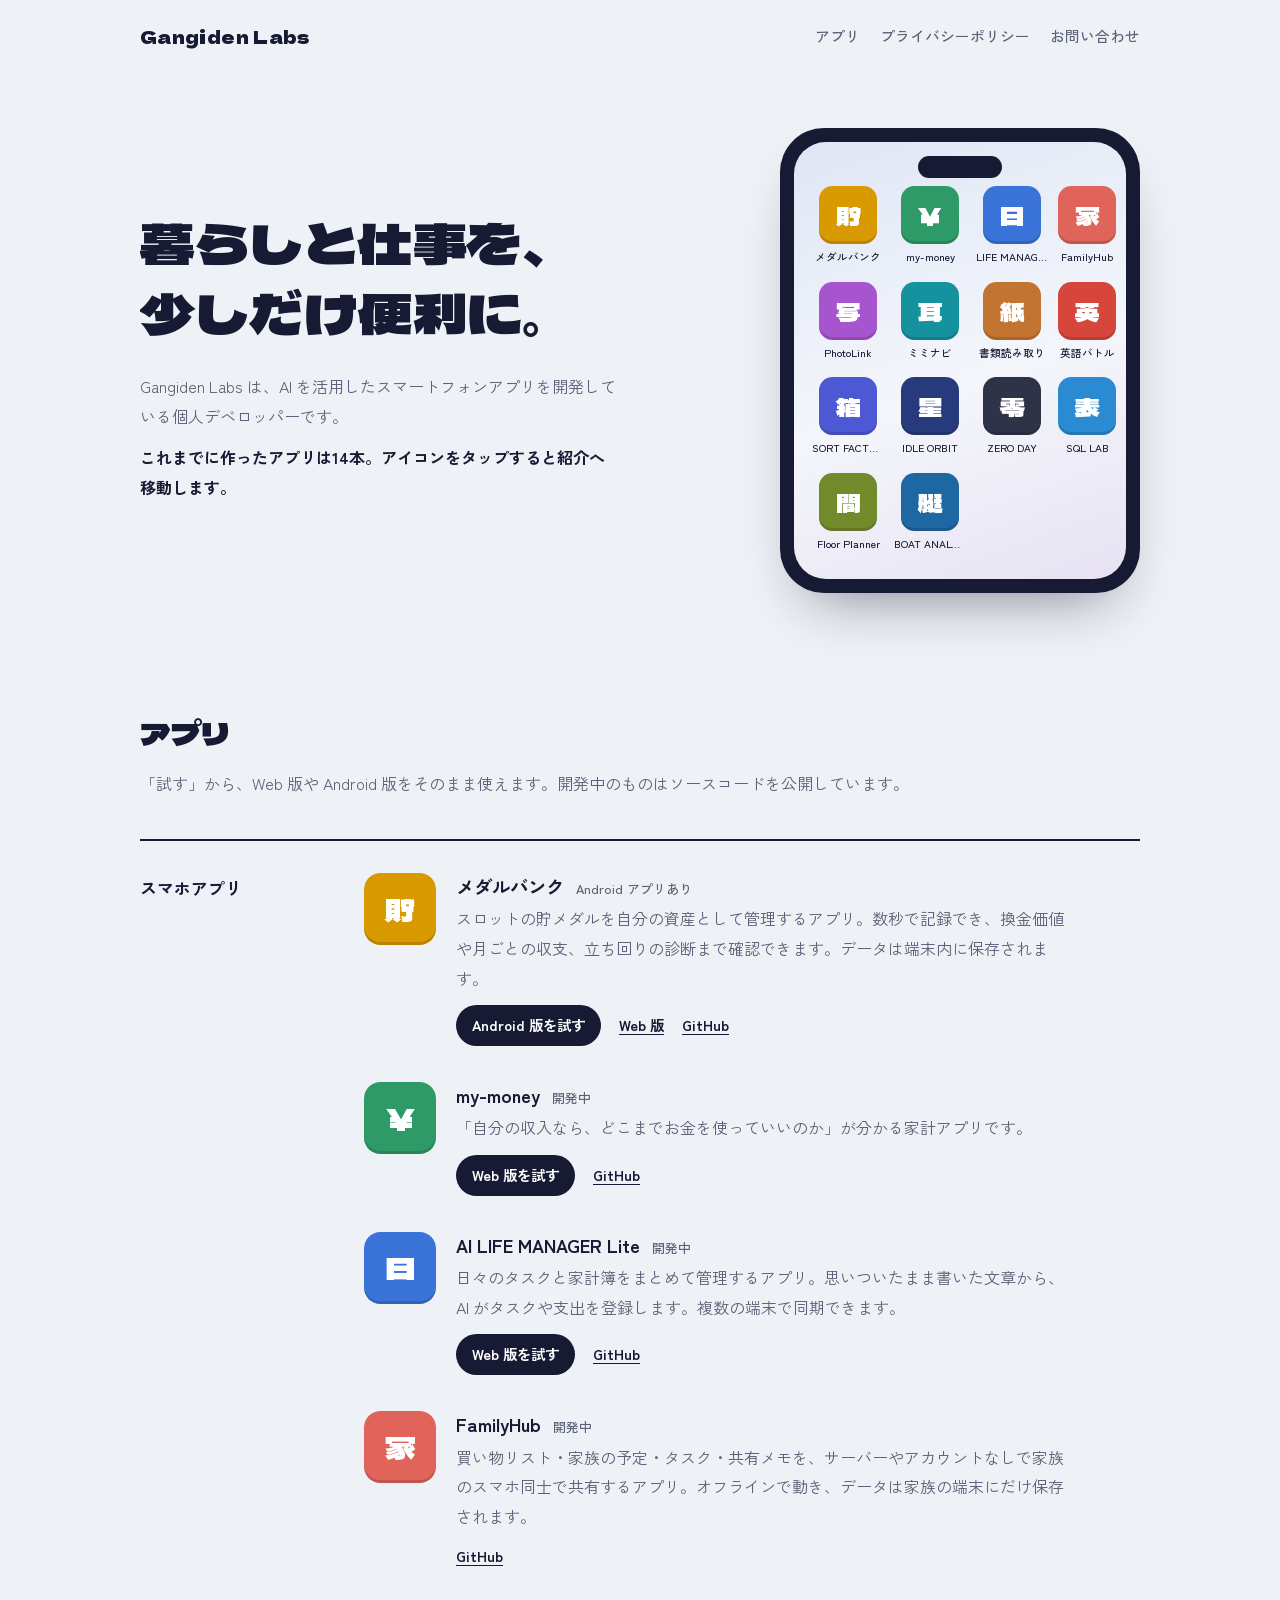
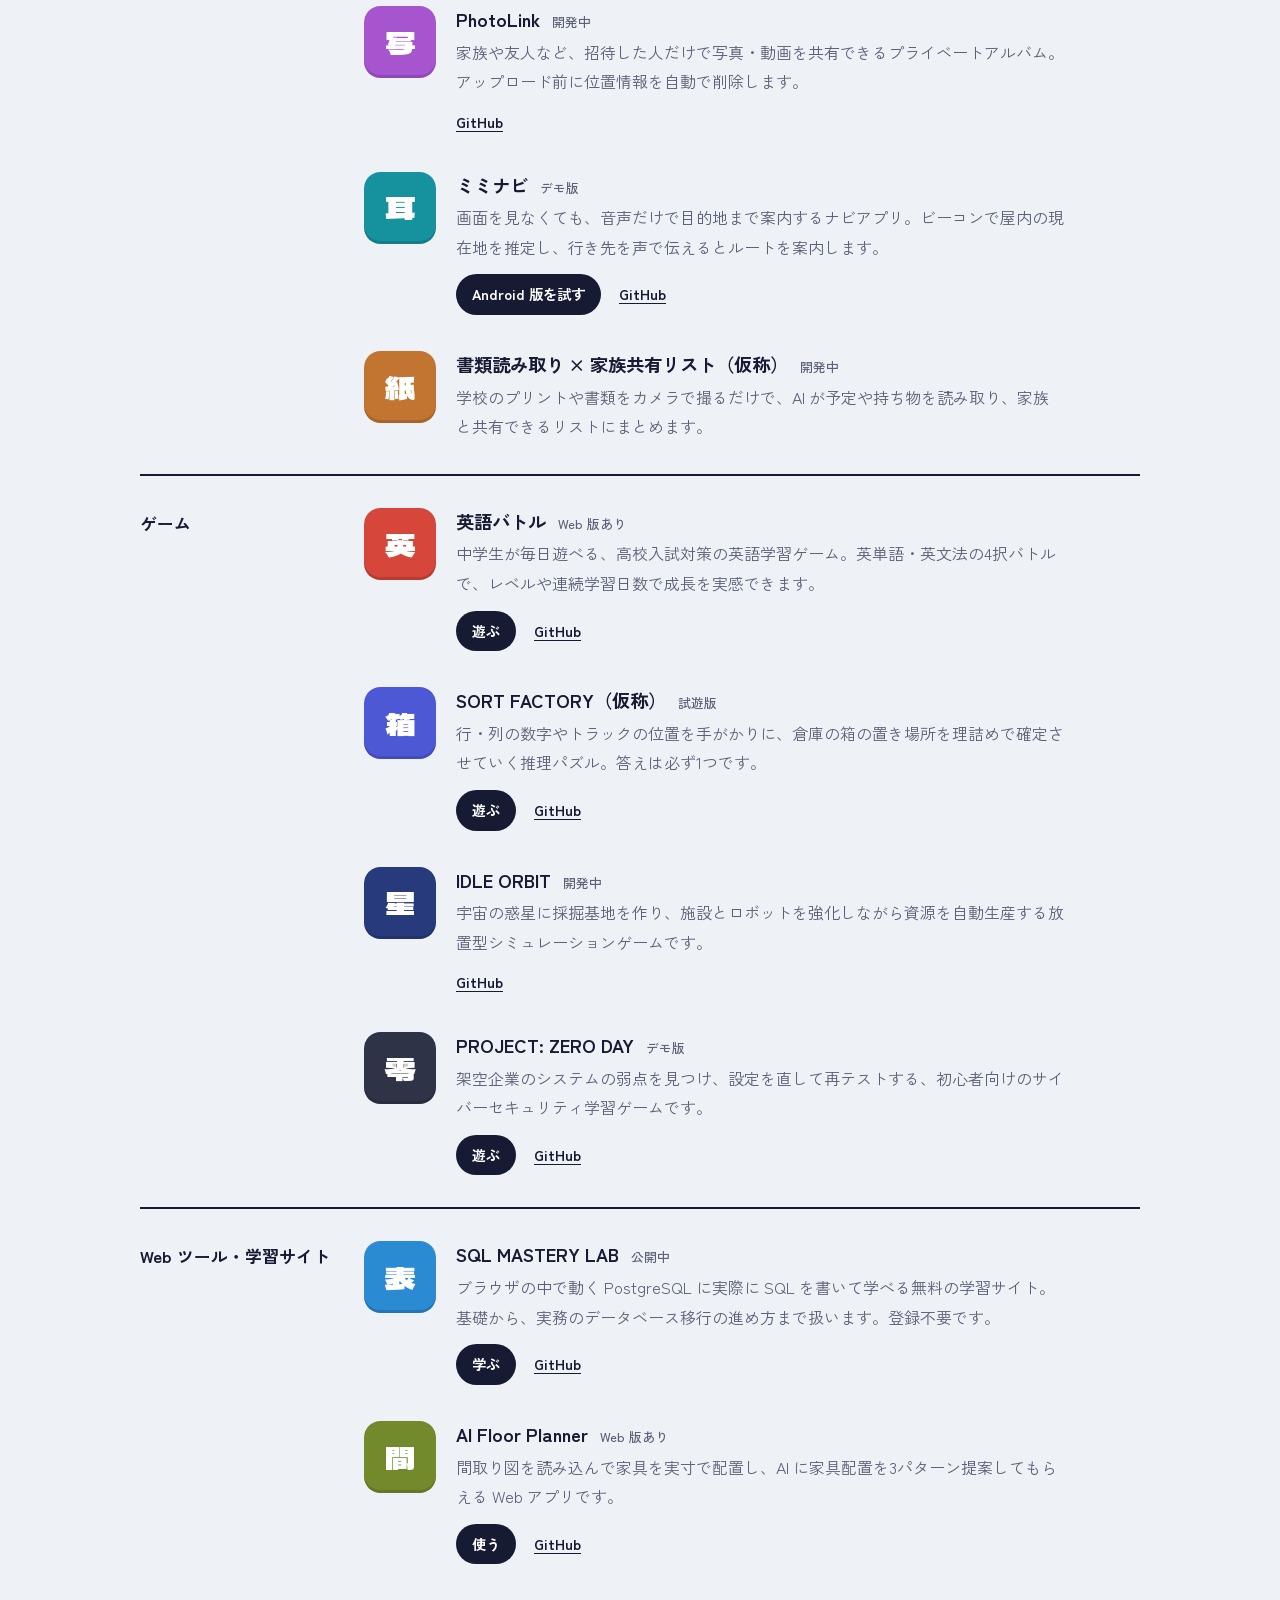
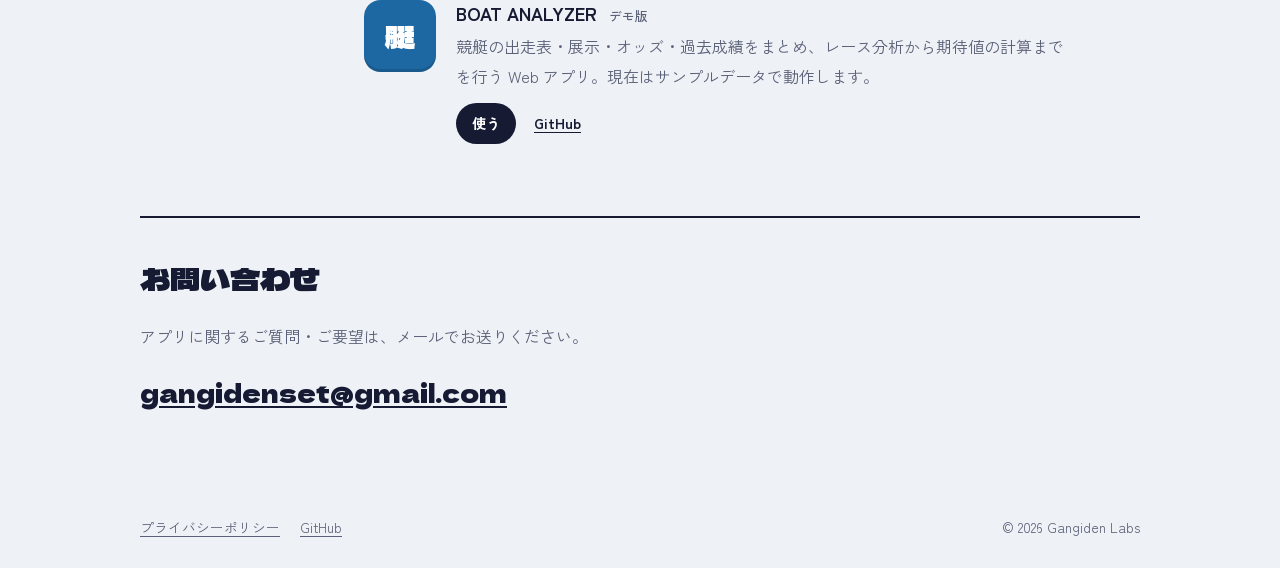
<file: index.html>
<!DOCTYPE html>
<html lang="ja">
<head>
  <meta charset="UTF-8">
  <meta name="viewport" content="width=device-width, initial-scale=1.0">
  <title>Gangiden Labs</title>
  <meta name="description" content="Gangiden Labs は、暮らしと仕事を少し便利にするスマートフォンアプリを開発する個人デベロッパーです。">
  <link rel="preconnect" href="https://fonts.googleapis.com">
  <link rel="preconnect" href="https://fonts.gstatic.com" crossorigin>
  <link rel="stylesheet" href="https://fonts.googleapis.com/css2?family=Dela+Gothic+One&family=Zen+Kaku+Gothic+New:wght@400;500;700&display=swap">
  <link rel="stylesheet" href="style.css?v=2">
</head>
<body>
  <header>
    <div class="wrap">
      <a class="logo" href="./">Gangiden Labs</a>
      <nav>
        <a href="#apps">アプリ</a>
        <a href="privacy-policy.html">プライバシーポリシー</a>
        <a href="#contact">お問い合わせ</a>
      </nav>
    </div>
  </header>

  <main class="wrap">
    <div class="hero">
      <div class="hero-text">
        <h1><span class="line">暮らしと仕事を、</span><span class="line">少しだけ便利に。</span></h1>
        <p>Gangiden Labs は、AI を活用したスマートフォンアプリを開発している個人デベロッパーです。</p>
        <p class="count">これまでに作ったアプリは14本。アイコンをタップすると紹介へ移動します。</p>
      </div>

      <div class="phone" aria-label="アプリ一覧">
        <div class="screen">
          <nav class="home">
            <a class="icon" href="#medal-bank" style="--c:#d99a00;--i:0"><span class="glyph" aria-hidden="true">貯</span><span class="label">メダルバンク</span></a>
            <a class="icon" href="#my-money" style="--c:#2e9a68;--i:1"><span class="glyph" aria-hidden="true">¥</span><span class="label">my-money</span></a>
            <a class="icon" href="#liflow" style="--c:#3a74d8;--i:2"><span class="glyph" aria-hidden="true">日</span><span class="label">LIFE MANAGER</span></a>
            <a class="icon" href="#family-hub" style="--c:#e0645a;--i:3"><span class="glyph" aria-hidden="true">家</span><span class="label">FamilyHub</span></a>
            <a class="icon" href="#photo-link" style="--c:#a755cf;--i:4"><span class="glyph" aria-hidden="true">写</span><span class="label">PhotoLink</span></a>
            <a class="icon" href="#miminavi" style="--c:#16929f;--i:5"><span class="glyph" aria-hidden="true">耳</span><span class="label">ミミナビ</span></a>
            <a class="icon" href="#kami" style="--c:#c27530;--i:6"><span class="glyph" aria-hidden="true">紙</span><span class="label">書類読み取り</span></a>
            <a class="icon" href="#english-battle" style="--c:#d6463a;--i:7"><span class="glyph" aria-hidden="true">英</span><span class="label">英語バトル</span></a>
            <a class="icon" href="#sort-factory" style="--c:#4c58d4;--i:8"><span class="glyph" aria-hidden="true">箱</span><span class="label">SORT FACTORY</span></a>
            <a class="icon" href="#idle-orbit" style="--c:#273a7c;--i:9"><span class="glyph" aria-hidden="true">星</span><span class="label">IDLE ORBIT</span></a>
            <a class="icon" href="#zero-day" style="--c:#2e3348;--i:10"><span class="glyph" aria-hidden="true">零</span><span class="label">ZERO DAY</span></a>
            <a class="icon" href="#sql-lab" style="--c:#2a8bd2;--i:11"><span class="glyph" aria-hidden="true">表</span><span class="label">SQL LAB</span></a>
            <a class="icon" href="#floor-planner" style="--c:#738a2c;--i:12"><span class="glyph" aria-hidden="true">間</span><span class="label">Floor Planner</span></a>
            <a class="icon" href="#boat-analyzer" style="--c:#1d68a3;--i:13"><span class="glyph" aria-hidden="true">艇</span><span class="label">BOAT ANALYZER</span></a>
          </nav>
        </div>
      </div>
    </div>

    <section id="apps" class="catalog">
      <h2>アプリ</h2>
      <p>「試す」から、Web 版や Android 版をそのまま使えます。開発中のものはソースコードを公開しています。</p>

      <div class="group">
        <h3>スマホアプリ</h3>
        <div class="apps">
          <article class="app" id="medal-bank" style="--c:#d99a00">
            <span class="glyph" aria-hidden="true">貯</span>
            <div>
              <h4>メダルバンク <span class="status">Android アプリあり</span></h4>
              <p>スロットの貯メダルを自分の資産として管理するアプリ。数秒で記録でき、換金価値や月ごとの収支、立ち回りの診断まで確認できます。データは端末内に保存されます。</p>
              <div class="links">
                <a class="try" href="https://github.com/gangidenset/medal-bank/releases/latest">Android 版を試す</a>
                <a class="src" href="https://gangidenset.github.io/medal-bank/">Web 版</a>
                <a class="src" href="https://github.com/gangidenset/medal-bank">GitHub</a>
              </div>
            </div>
          </article>

          <article class="app" id="my-money" style="--c:#2e9a68">
            <span class="glyph" aria-hidden="true">¥</span>
            <div>
              <h4>my-money <span class="status">開発中</span></h4>
              <p>「自分の収入なら、どこまでお金を使っていいのか」が分かる家計アプリです。</p>
              <div class="links">
                <a class="try" href="https://gangidenset.github.io/my-money/">Web 版を試す</a>
                <a class="src" href="https://github.com/gangidenset/my-money">GitHub</a>
              </div>
            </div>
          </article>

          <article class="app" id="liflow" style="--c:#3a74d8">
            <span class="glyph" aria-hidden="true">日</span>
            <div>
              <h4>AI LIFE MANAGER Lite <span class="status">開発中</span></h4>
              <p>日々のタスクと家計簿をまとめて管理するアプリ。思いついたまま書いた文章から、AI がタスクや支出を登録します。複数の端末で同期できます。</p>
              <div class="links">
                <a class="try" href="https://gangidenset.github.io/liflow/">Web 版を試す</a>
                <a class="src" href="https://github.com/gangidenset/liflow">GitHub</a>
              </div>
            </div>
          </article>

          <article class="app" id="family-hub" style="--c:#e0645a">
            <span class="glyph" aria-hidden="true">家</span>
            <div>
              <h4>FamilyHub <span class="status">開発中</span></h4>
              <p>買い物リスト・家族の予定・タスク・共有メモを、サーバーやアカウントなしで家族のスマホ同士で共有するアプリ。オフラインで動き、データは家族の端末にだけ保存されます。</p>
              <div class="links">
                <a class="src" href="https://github.com/gangidenset/family-hub">GitHub</a>
              </div>
            </div>
          </article>

          <article class="app" id="photo-link" style="--c:#a755cf">
            <span class="glyph" aria-hidden="true">写</span>
            <div>
              <h4>PhotoLink <span class="status">開発中</span></h4>
              <p>家族や友人など、招待した人だけで写真・動画を共有できるプライベートアルバム。アップロード前に位置情報を自動で削除します。</p>
              <div class="links">
                <a class="src" href="https://github.com/gangidenset/photo-link">GitHub</a>
              </div>
            </div>
          </article>

          <article class="app" id="miminavi" style="--c:#16929f">
            <span class="glyph" aria-hidden="true">耳</span>
            <div>
              <h4>ミミナビ <span class="status">デモ版</span></h4>
              <p>画面を見なくても、音声だけで目的地まで案内するナビアプリ。ビーコンで屋内の現在地を推定し、行き先を声で伝えるとルートを案内します。</p>
              <div class="links">
                <a class="try" href="https://github.com/gangidenset/miminavi-app/releases/download/latest/miminavi.apk">Android 版を試す</a>
                <a class="src" href="https://github.com/gangidenset/miminavi-app">GitHub</a>
              </div>
            </div>
          </article>

          <article class="app" id="kami" style="--c:#c27530">
            <span class="glyph" aria-hidden="true">紙</span>
            <div>
              <h4>書類読み取り × 家族共有リスト（仮称） <span class="status">開発中</span></h4>
              <p>学校のプリントや書類をカメラで撮るだけで、AI が予定や持ち物を読み取り、家族と共有できるリストにまとめます。</p>
            </div>
          </article>
        </div>
      </div>

      <div class="group">
        <h3>ゲーム</h3>
        <div class="apps">
          <article class="app" id="english-battle" style="--c:#d6463a">
            <span class="glyph" aria-hidden="true">英</span>
            <div>
              <h4>英語バトル <span class="status">Web 版あり</span></h4>
              <p>中学生が毎日遊べる、高校入試対策の英語学習ゲーム。英単語・英文法の4択バトルで、レベルや連続学習日数で成長を実感できます。</p>
              <div class="links">
                <a class="try" href="https://gangidenset.github.io/english-game-app/">遊ぶ</a>
                <a class="src" href="https://github.com/gangidenset/english-game-app">GitHub</a>
              </div>
            </div>
          </article>

          <article class="app" id="sort-factory" style="--c:#4c58d4">
            <span class="glyph" aria-hidden="true">箱</span>
            <div>
              <h4>SORT FACTORY（仮称） <span class="status">試遊版</span></h4>
              <p>行・列の数字やトラックの位置を手がかりに、倉庫の箱の置き場所を理詰めで確定させていく推理パズル。答えは必ず1つです。</p>
              <div class="links">
                <a class="try" href="https://gangidenset.github.io/sort-factory-game/">遊ぶ</a>
                <a class="src" href="https://github.com/gangidenset/sort-factory-game">GitHub</a>
              </div>
            </div>
          </article>

          <article class="app" id="idle-orbit" style="--c:#273a7c">
            <span class="glyph" aria-hidden="true">星</span>
            <div>
              <h4>IDLE ORBIT <span class="status">開発中</span></h4>
              <p>宇宙の惑星に採掘基地を作り、施設とロボットを強化しながら資源を自動生産する放置型シミュレーションゲームです。</p>
              <div class="links">
                <a class="src" href="https://github.com/gangidenset/idle-orbit-game">GitHub</a>
              </div>
            </div>
          </article>

          <article class="app" id="zero-day" style="--c:#2e3348">
            <span class="glyph" aria-hidden="true">零</span>
            <div>
              <h4>PROJECT: ZERO DAY <span class="status">デモ版</span></h4>
              <p>架空企業のシステムの弱点を見つけ、設定を直して再テストする、初心者向けのサイバーセキュリティ学習ゲームです。</p>
              <div class="links">
                <a class="try" href="https://gangidenset.github.io/zero-day/">遊ぶ</a>
                <a class="src" href="https://github.com/gangidenset/zero-day">GitHub</a>
              </div>
            </div>
          </article>
        </div>
      </div>

      <div class="group">
        <h3>Web ツール・学習サイト</h3>
        <div class="apps">
          <article class="app" id="sql-lab" style="--c:#2a8bd2">
            <span class="glyph" aria-hidden="true">表</span>
            <div>
              <h4>SQL MASTERY LAB <span class="status">公開中</span></h4>
              <p>ブラウザの中で動く PostgreSQL に実際に SQL を書いて学べる無料の学習サイト。基礎から、実務のデータベース移行の進め方まで扱います。登録不要です。</p>
              <div class="links">
                <a class="try" href="https://gangidenset.github.io/sql-mastery-lab/">学ぶ</a>
                <a class="src" href="https://github.com/gangidenset/sql-mastery-lab">GitHub</a>
              </div>
            </div>
          </article>

          <article class="app" id="floor-planner" style="--c:#738a2c">
            <span class="glyph" aria-hidden="true">間</span>
            <div>
              <h4>AI Floor Planner <span class="status">Web 版あり</span></h4>
              <p>間取り図を読み込んで家具を実寸で配置し、AI に家具配置を3パターン提案してもらえる Web アプリです。</p>
              <div class="links">
                <a class="try" href="https://gangidenset.github.io/floor-planner/">使う</a>
                <a class="src" href="https://github.com/gangidenset/floor-planner">GitHub</a>
              </div>
            </div>
          </article>

          <article class="app" id="boat-analyzer" style="--c:#1d68a3">
            <span class="glyph" aria-hidden="true">艇</span>
            <div>
              <h4>BOAT ANALYZER <span class="status">デモ版</span></h4>
              <p>競艇の出走表・展示・オッズ・過去成績をまとめ、レース分析から期待値の計算までを行う Web アプリ。現在はサンプルデータで動作します。</p>
              <div class="links">
                <a class="try" href="https://gangidenset.github.io/boat-analyzer/">使う</a>
                <a class="src" href="https://github.com/gangidenset/boat-analyzer">GitHub</a>
              </div>
            </div>
          </article>
        </div>
      </div>
    </section>

    <section id="contact">
      <h2>お問い合わせ</h2>
      <p>アプリに関するご質問・ご要望は、メールでお送りください。</p>
      <a class="mail" href="mailto:gangidenset@gmail.com">gangidenset@gmail.com</a>
    </section>
  </main>

  <footer>
    <div class="wrap">
      <a href="privacy-policy.html">プライバシーポリシー</a>
      <a href="https://github.com/gangidenset">GitHub</a>
      <div class="copy">&copy; 2026 Gangiden Labs</div>
    </div>
  </footer>

  <script src="motion.js?v=2"></script>
</body>
</html>
</file>
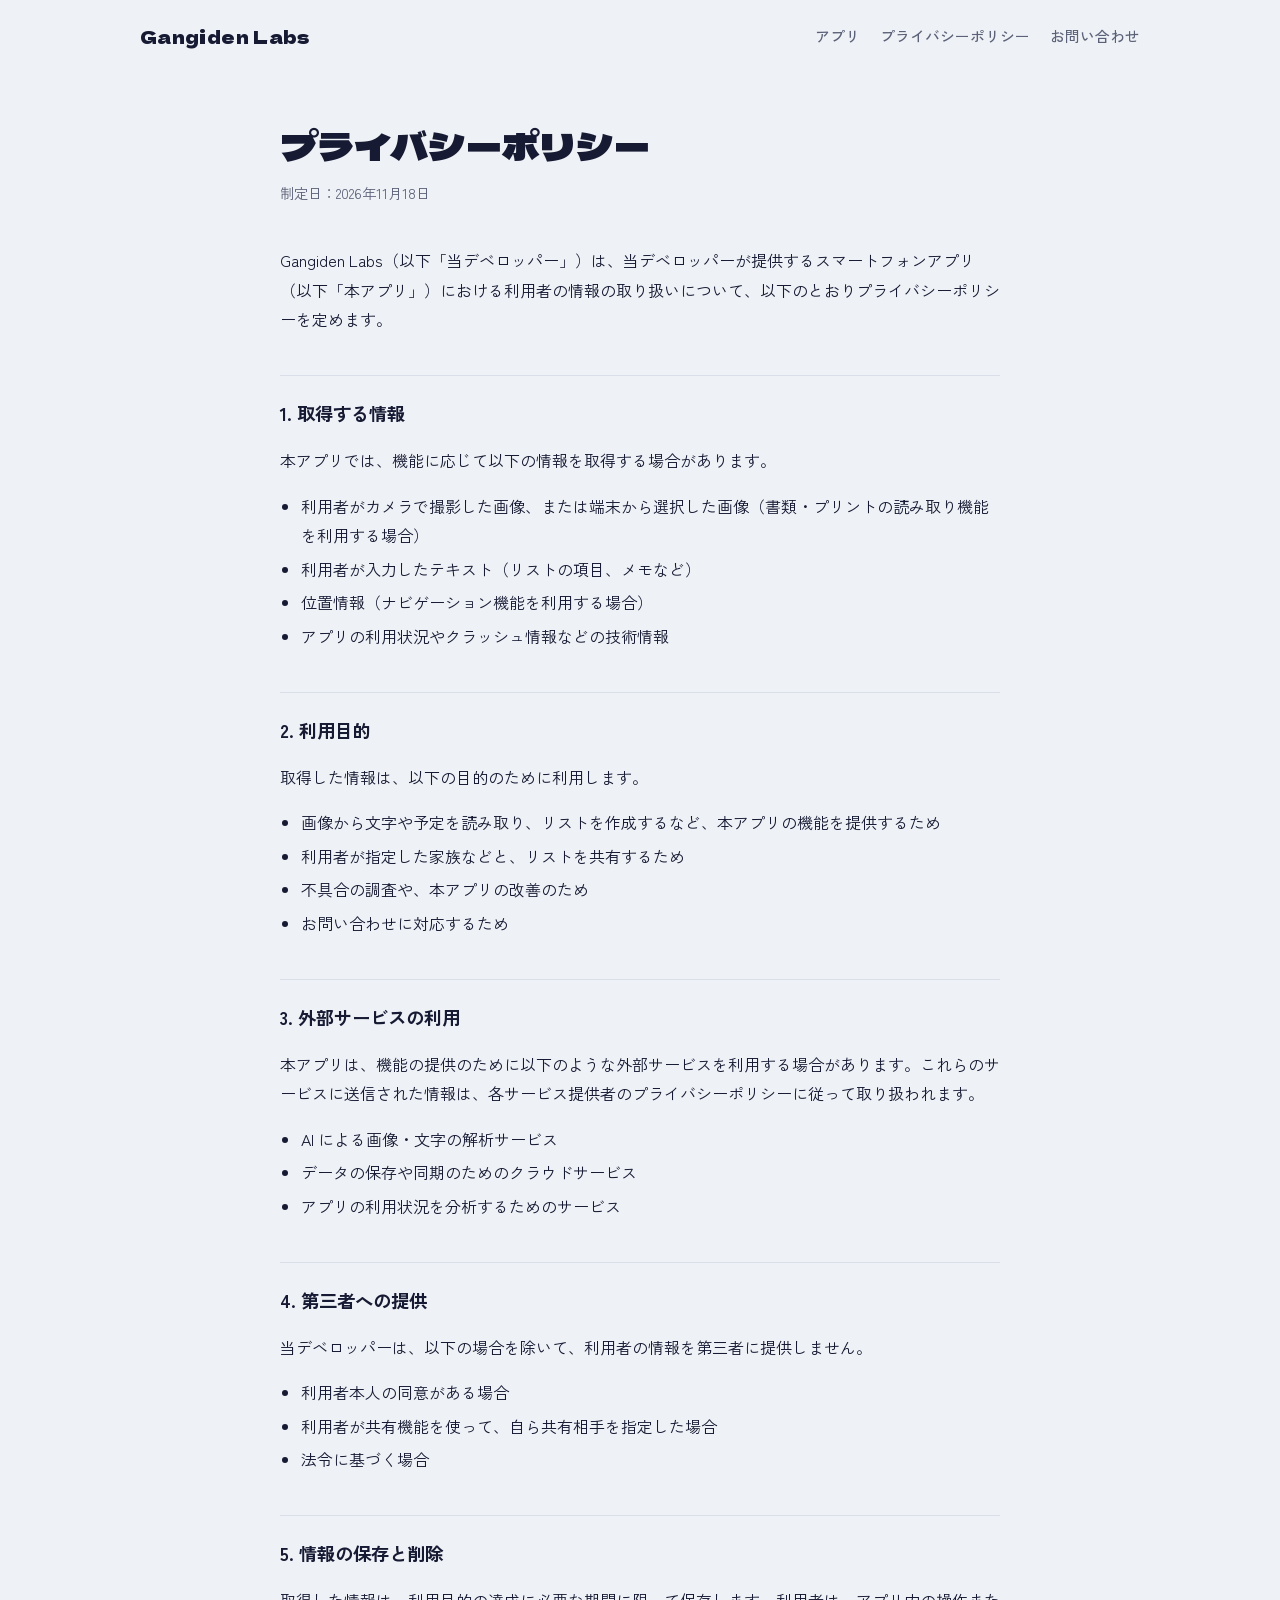
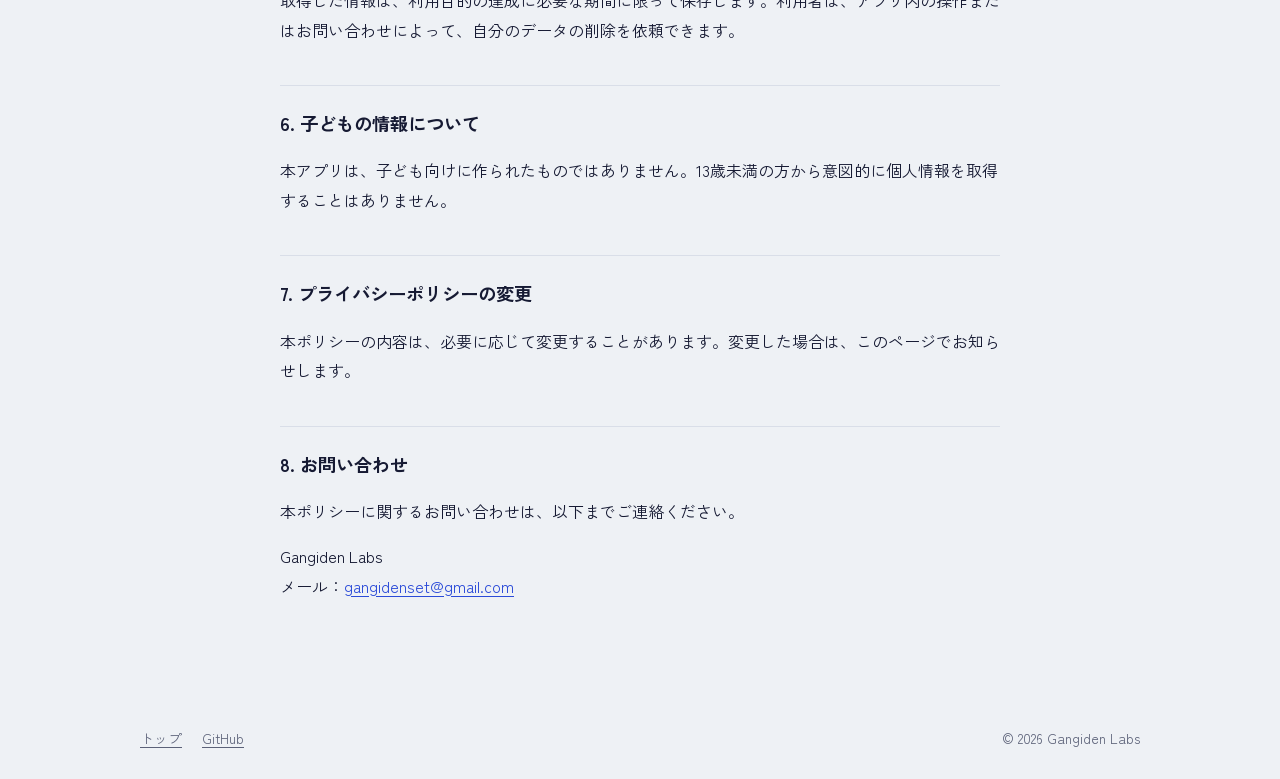
<file: privacy-policy.html>
<!DOCTYPE html>
<html lang="ja">
<head>
  <meta charset="UTF-8">
  <meta name="viewport" content="width=device-width, initial-scale=1.0">
  <title>プライバシーポリシー | Gangiden Labs</title>
  <link rel="preconnect" href="https://fonts.googleapis.com">
  <link rel="preconnect" href="https://fonts.gstatic.com" crossorigin>
  <link rel="stylesheet" href="https://fonts.googleapis.com/css2?family=Dela+Gothic+One&family=Zen+Kaku+Gothic+New:wght@400;500;700&display=swap">
  <link rel="stylesheet" href="style.css?v=2">
</head>
<body>
  <header>
    <div class="wrap">
      <a class="logo" href="./">Gangiden Labs</a>
      <nav>
        <a href="./#apps">アプリ</a>
        <a href="privacy-policy.html">プライバシーポリシー</a>
        <a href="./#contact">お問い合わせ</a>
      </nav>
    </div>
  </header>

  <main class="wrap doc">
    <h1>プライバシーポリシー</h1>
    <p class="date">制定日：2026年11月18日</p>

    <p>Gangiden Labs（以下「当デベロッパー」）は、当デベロッパーが提供するスマートフォンアプリ（以下「本アプリ」）における利用者の情報の取り扱いについて、以下のとおりプライバシーポリシーを定めます。</p>

    <h2>1. 取得する情報</h2>
    <p>本アプリでは、機能に応じて以下の情報を取得する場合があります。</p>
    <ul>
      <li>利用者がカメラで撮影した画像、または端末から選択した画像（書類・プリントの読み取り機能を利用する場合）</li>
      <li>利用者が入力したテキスト（リストの項目、メモなど）</li>
      <li>位置情報（ナビゲーション機能を利用する場合）</li>
      <li>アプリの利用状況やクラッシュ情報などの技術情報</li>
    </ul>

    <h2>2. 利用目的</h2>
    <p>取得した情報は、以下の目的のために利用します。</p>
    <ul>
      <li>画像から文字や予定を読み取り、リストを作成するなど、本アプリの機能を提供するため</li>
      <li>利用者が指定した家族などと、リストを共有するため</li>
      <li>不具合の調査や、本アプリの改善のため</li>
      <li>お問い合わせに対応するため</li>
    </ul>

    <h2>3. 外部サービスの利用</h2>
    <p>本アプリは、機能の提供のために以下のような外部サービスを利用する場合があります。これらのサービスに送信された情報は、各サービス提供者のプライバシーポリシーに従って取り扱われます。</p>
    <ul>
      <li>AI による画像・文字の解析サービス</li>
      <li>データの保存や同期のためのクラウドサービス</li>
      <li>アプリの利用状況を分析するためのサービス</li>
    </ul>

    <h2>4. 第三者への提供</h2>
    <p>当デベロッパーは、以下の場合を除いて、利用者の情報を第三者に提供しません。</p>
    <ul>
      <li>利用者本人の同意がある場合</li>
      <li>利用者が共有機能を使って、自ら共有相手を指定した場合</li>
      <li>法令に基づく場合</li>
    </ul>

    <h2>5. 情報の保存と削除</h2>
    <p>取得した情報は、利用目的の達成に必要な期間に限って保存します。利用者は、アプリ内の操作またはお問い合わせによって、自分のデータの削除を依頼できます。</p>

    <h2>6. 子どもの情報について</h2>
    <p>本アプリは、子ども向けに作られたものではありません。13歳未満の方から意図的に個人情報を取得することはありません。</p>

    <h2>7. プライバシーポリシーの変更</h2>
    <p>本ポリシーの内容は、必要に応じて変更することがあります。変更した場合は、このページでお知らせします。</p>

    <h2>8. お問い合わせ</h2>
    <p>本ポリシーに関するお問い合わせは、以下までご連絡ください。</p>
    <p>Gangiden Labs<br>
    メール：<a href="mailto:gangidenset@gmail.com">gangidenset@gmail.com</a></p>
  </main>

  <footer>
    <div class="wrap">
      <a href="./">トップ</a>
      <a href="https://github.com/gangidenset">GitHub</a>
      <div class="copy">&copy; 2026 Gangiden Labs</div>
    </div>
  </footer>
</body>
</html>
</file>
<file: style.css>
:root {
  --bg: #eef1f5;
  --surface: #ffffff;
  --ink: #161a33;
  --muted: #5b6178;
  --line: #d9dee8;
  --accent: #2b4bd8;
  --phone: #161a33;
  --display: "Dela Gothic One", "Hiragino Sans", sans-serif;
  --body: "Zen Kaku Gothic New", "Hiragino Sans", "Noto Sans JP", "Yu Gothic UI", system-ui, sans-serif;
}
* { box-sizing: border-box; }
html { scroll-behavior: smooth; scroll-padding-top: 24px; }
body {
  margin: 0;
  font-family: var(--body);
  background: var(--bg);
  color: var(--ink);
  line-height: 1.85;
  -webkit-font-smoothing: antialiased;
}
a { color: var(--accent); text-underline-offset: 3px; }
a:focus-visible { outline: 3px solid var(--accent); outline-offset: 3px; border-radius: 6px; }
.wrap { max-width: 1040px; margin: 0 auto; padding: 0 20px; }

/* Header */
header .wrap { display: flex; align-items: center; justify-content: space-between; gap: 16px; height: 72px; }
.logo { font-family: var(--display); font-size: 1.15rem; text-decoration: none; color: var(--ink); letter-spacing: .02em; white-space: nowrap; }
nav { display: flex; gap: 20px; }
nav a { text-decoration: none; color: var(--muted); font-size: .92rem; font-weight: 500; }
nav a:hover { color: var(--ink); }

/* Hero */
.hero { display: grid; grid-template-columns: 1fr 360px; gap: 56px; align-items: center; padding: 56px 0 88px; }
.hero h1 { font-family: var(--display); font-weight: 400; font-size: clamp(2.1rem, 5vw, 3.4rem); line-height: 1.3; letter-spacing: .01em; margin: 0 0 24px; }
.hero p { color: var(--muted); margin: 0 0 12px; max-width: 30em; }
.hero .count { color: var(--ink); font-weight: 700; }

/* Phone home screen */
.phone {
  background: var(--phone);
  border-radius: 44px;
  padding: 14px;
  box-shadow: 0 30px 60px -30px rgba(22, 26, 51, .55);
}
.screen {
  background: linear-gradient(160deg, #dfe6f5 0%, #f4f6fb 55%, #e7e2f3 100%);
  border-radius: 32px;
  padding: 44px 18px 28px;
  position: relative;
}
.screen::before {
  content: ""; position: absolute; top: 14px; left: 50%; transform: translateX(-50%);
  width: 84px; height: 22px; border-radius: 999px; background: var(--phone);
}
.home { display: grid; grid-template-columns: repeat(4, 1fr); gap: 18px 10px; }
.icon { display: flex; flex-direction: column; align-items: center; gap: 6px; text-decoration: none; color: var(--ink); }
.icon .glyph { width: 58px; height: 58px; font-size: 1.55rem; }
.icon .label { font-size: .66rem; line-height: 1.3; text-align: center; max-width: 72px; overflow: hidden; text-overflow: ellipsis; white-space: nowrap; }
.icon:hover .glyph { transform: translateY(-2px); }
.icon:focus-visible { outline: none; }
.icon:focus-visible .glyph { outline: 3px solid var(--accent); outline-offset: 3px; }

.glyph {
  display: grid; place-items: center; flex: none;
  border-radius: 23%;
  background: var(--c);
  color: #fff;
  font-family: var(--display);
  line-height: 1;
  box-shadow: inset 0 -3px 0 rgba(0, 0, 0, .14);
  transition: transform .15s ease;
}

@media (prefers-reduced-motion: no-preference) {
  .home .icon { animation: pop .42s cubic-bezier(.3, 1.5, .5, 1) both; animation-delay: calc(var(--i) * 45ms + 150ms); }
  @keyframes pop { from { opacity: 0; transform: scale(.6); } to { opacity: 1; transform: none; } }
}

/* Catalog */
.catalog { padding: 24px 0 40px; }
.catalog > h2, #contact h2 { font-family: var(--display); font-weight: 400; font-size: 1.9rem; margin: 0 0 8px; }
.catalog > p { color: var(--muted); margin: 0 0 40px; }
.group { display: grid; grid-template-columns: 200px 1fr; gap: 24px; padding: 32px 0; border-top: 2px solid var(--ink); }
.group h3 { font-size: 1.05rem; margin: 0; position: sticky; top: 24px; align-self: start; }
.apps { display: grid; gap: 36px; }

.app { display: grid; grid-template-columns: 72px 1fr; gap: 20px; border-radius: 18px; scroll-margin-top: 24px; }
.app .glyph { width: 72px; height: 72px; font-size: 1.9rem; }
.app h4 { margin: 0 0 4px; font-size: 1.15rem; line-height: 1.5; display: flex; flex-wrap: wrap; align-items: baseline; gap: 4px 12px; }
.status { font-size: .8rem; font-weight: 500; color: var(--muted); }
.app p { margin: 0; color: var(--muted); max-width: 38em; }
.links { display: flex; flex-wrap: wrap; align-items: center; gap: 10px 18px; margin-top: 12px; font-size: .9rem; font-weight: 700; }
.links .try {
  background: var(--ink); color: #fff; text-decoration: none;
  padding: 7px 16px; border-radius: 999px;
}
.links .try:hover { background: var(--c); }
.links .src { color: var(--ink); }

/* Motion (only when the visitor allows it; motion.js adds .motion) */
@media (prefers-reduced-motion: no-preference) {
  .app:target, .app.hit { animation: flash 1.8s ease-out; }
  .app.hit .glyph { animation: bounce .6s cubic-bezier(.3, 1.6, .5, 1); }
  @keyframes flash {
    from { background: color-mix(in srgb, var(--c) 16%, transparent); box-shadow: 0 0 0 14px color-mix(in srgb, var(--c) 16%, transparent); }
    to { background: transparent; box-shadow: 0 0 0 14px transparent; }
  }
  @keyframes bounce { 0% { transform: scale(.7) rotate(-8deg); } 100% { transform: none; } }

  /* Headline: each line rises out of a mask */
  .hero h1 .line { display: block; overflow: hidden; }
  .motion .hero h1 .line { animation: rise .8s cubic-bezier(.2, .8, .2, 1) both; }
  .motion .hero h1 .line:nth-child(2) { animation-delay: .12s; }
  .motion .hero-text p { animation: fade .8s ease .35s both; }
  @keyframes rise { from { clip-path: inset(0 0 100% 0); transform: translateY(40%); } to { clip-path: inset(0 0 -10% 0); transform: none; } }
  @keyframes fade { from { opacity: 0; } to { opacity: 1; } }

  /* Phone: tilts toward the pointer and floats gently */
  .hero { perspective: 1200px; }
  .phone { transform: rotateX(var(--rx, 0deg)) rotateY(var(--ry, 0deg)); transition: transform .5s cubic-bezier(.2, .8, .2, 1); }
  .motion .phone { animation: float 6s ease-in-out 1.2s infinite; }
  @keyframes float { 0%, 100% { translate: 0 0; } 50% { translate: 0 -8px; } }

  /* Icon press: squash like launching an app */
  .icon:active .glyph { transform: scale(.88); }
  .icon.tap .glyph { animation: tap .32s cubic-bezier(.3, 1.6, .5, 1); }
  @keyframes tap { 0% { transform: scale(.82); } 100% { transform: none; } }

  /* Catalog rows appear as they scroll into view */
  .motion .app { opacity: 0; transform: translateY(18px); transition: opacity .6s ease var(--d, 0ms), transform .6s cubic-bezier(.2, .8, .2, 1) var(--d, 0ms); }
  .motion .app.in { opacity: 1; transform: none; }
  .motion .app .glyph { transition: transform .5s cubic-bezier(.3, 1.6, .5, 1) calc(var(--d, 0ms) + 120ms); transform: scale(.6) rotate(-10deg); }
  .motion .app.in .glyph { transform: none; }
  .app:hover .glyph, .motion .app.in:hover .glyph { transform: rotate(-6deg) scale(1.04); transition-delay: 0ms; }

  .links .try { transition: background .2s ease, transform .2s ease; }
  .links .try:hover { transform: translateY(-1px); }
}

/* Contact */
#contact { padding: 32px 0 16px; border-top: 2px solid var(--ink); }
#contact p { color: var(--muted); }
#contact .mail { font-family: var(--display); font-size: clamp(1.1rem, 3.5vw, 1.6rem); color: var(--ink); word-break: break-all; }

/* Footer */
footer { margin-top: 56px; padding: 28px 0; color: var(--muted); font-size: .85rem; }
footer .wrap { display: flex; flex-wrap: wrap; gap: 8px 20px; }
footer a { color: var(--muted); }
footer .copy { margin-left: auto; }

/* Document pages (privacy policy) */
.doc { max-width: 760px; padding-bottom: 24px; }
.doc h1 { font-family: var(--display); font-weight: 400; font-size: clamp(1.7rem, 4vw, 2.3rem); line-height: 1.4; margin: 48px 0 8px; }
.doc .date { color: var(--muted); font-size: .9rem; margin: 0 0 40px; }
.doc h2 { font-size: 1.15rem; margin: 40px 0 12px; padding-top: 20px; border-top: 1px solid var(--line); }
.doc ul { padding-left: 1.3em; }
.doc li { margin-bottom: 4px; }

@media (max-width: 860px) {
  .hero { grid-template-columns: 1fr; gap: 40px; padding: 32px 0 64px; }
  .phone { max-width: 360px; width: 100%; margin: 0 auto; }
  .group { grid-template-columns: 1fr; gap: 20px; }
  .group h3 { position: static; }
}
@media (max-width: 520px) {
  header .wrap { height: auto; padding-top: 16px; padding-bottom: 8px; flex-direction: column; align-items: flex-start; gap: 4px; }
  nav { gap: 16px; }
  .phone { border-radius: 38px; padding: 10px; }
  .screen { border-radius: 30px; padding: 40px 12px 22px; }
  .home { gap: 14px 6px; }
  .icon .glyph { width: 52px; height: 52px; font-size: 1.4rem; }
  .app { grid-template-columns: 56px 1fr; gap: 14px; }
  .app .glyph { width: 56px; height: 56px; font-size: 1.5rem; }
  footer .copy { margin-left: 0; width: 100%; }
}
</file>
